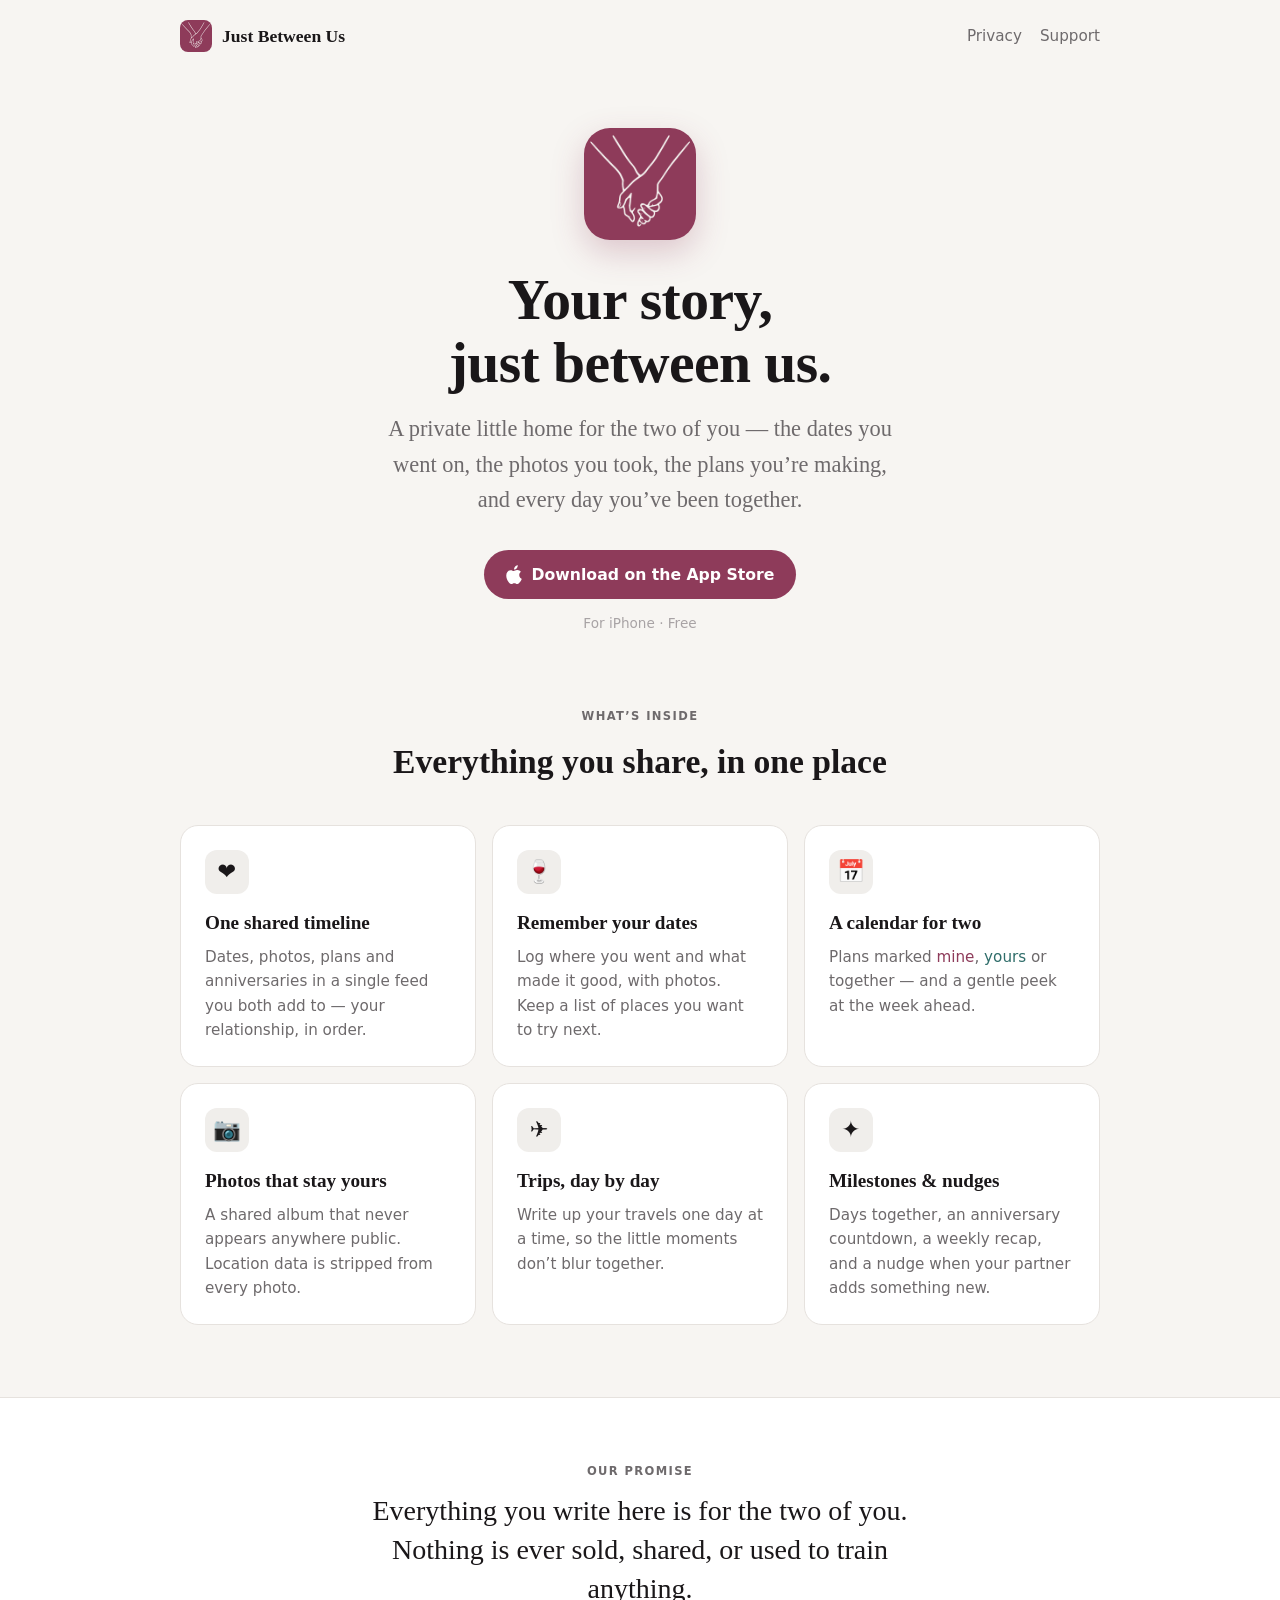
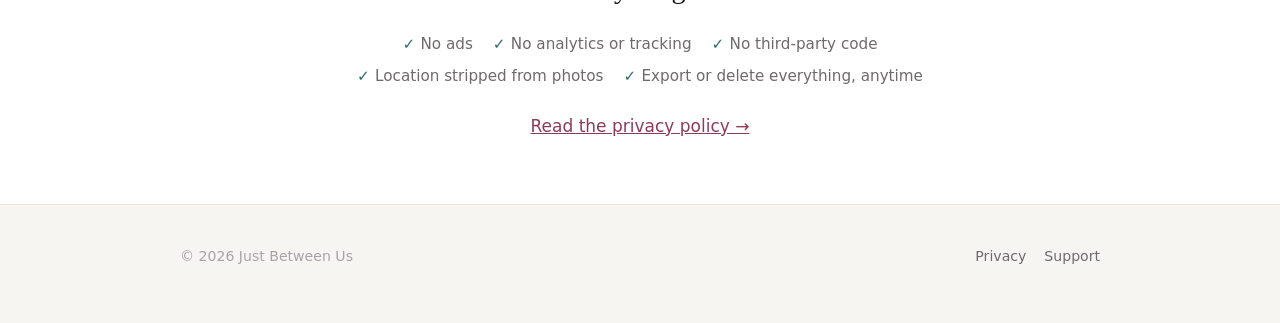
<file: index.html>
<!doctype html>
<html lang="en">
<head>
<meta charset="utf-8">
<meta name="viewport" content="width=device-width, initial-scale=1">
<title>Just Between Us — a private space for the two of you</title>
<meta name="description" content="Just Between Us is a private iPhone app for couples: your dates, photos, plans and milestones in one shared timeline that only the two of you can see.">
<meta name="theme-color" content="#8E3B5A">
<meta name="apple-itunes-app" content="app-id=6820863760">
<meta property="og:title" content="Just Between Us">
<meta property="og:description" content="A private space for the two of you — dates, photos, plans and milestones, shared only with each other.">
<meta property="og:image" content="https://its-just-between-us.com/assets/icon-512.png">
<meta property="og:url" content="https://its-just-between-us.com/">
<meta property="og:type" content="website">
<link rel="icon" type="image/png" href="/assets/favicon.png">
<link rel="apple-touch-icon" href="/assets/apple-touch-icon.png">
<link rel="stylesheet" href="/styles.css">
</head>
<body>

<header class="site-header">
  <div class="wrap">
    <a class="brand" href="/"><img src="/assets/favicon.png" alt="">Just Between Us</a>
    <nav>
      <a href="/privacy.html">Privacy</a>
      <a href="/support.html">Support</a>
    </nav>
  </div>
</header>

<main>
  <section class="hero">
    <div class="wrap">
      <img class="icon" src="/assets/icon-512.png" alt="Just Between Us app icon: two hands holding">
      <h1>Your story,<br>just between us.</h1>
      <p class="lede">A private little home for the two of you — the dates you went on, the photos you took,
        the plans you’re making, and every day you’ve been together.</p>
      <a class="badge" href="https://apps.apple.com/us/app/just-between-us/id6820863760">
        <svg aria-hidden="true" width="16" height="19" viewBox="0 0 814 1000" fill="currentColor"><path d="M788 341c-6 4-108 62-108 190 0 148 130 200 134 201-1 3-21 72-69 142-43 62-88 124-156 124s-86-40-165-40c-77 0-104 41-166 41s-106-58-156-128C44 789 0 668 0 553c0-184 120-282 238-282 63 0 115 41 155 41 38 0 97-44 168-44 27 0 124 3 188 73zM554 169c30-35 51-84 51-133 0-7-1-14-2-19-48 2-105 32-140 72-27 31-53 80-53 130 0 8 1 15 2 18 3 0 8 1 13 1 43 0 97-29 129-69z"/></svg>
        Download on the App Store
      </a>
      <small>For iPhone · Free</small>
    </div>
  </section>

  <section>
    <div class="wrap">
      <p class="section-label">What’s inside</p>
      <h2 class="section-title">Everything you share, in one place</h2>
      <div class="features">
        <div class="feature">
          <div class="glyph">❤︎</div>
          <h3>One shared timeline</h3>
          <p>Dates, photos, plans and anniversaries in a single feed you both add to — your relationship, in order.</p>
        </div>
        <div class="feature">
          <div class="glyph">🍷</div>
          <h3>Remember your dates</h3>
          <p>Log where you went and what made it good, with photos. Keep a list of places you want to try next.</p>
        </div>
        <div class="feature">
          <div class="glyph">📅</div>
          <h3>A calendar for two</h3>
          <p>Plans marked <span class="ink-1">mine</span>, <span class="ink-2">yours</span> or together —
            and a gentle peek at the week ahead.</p>
        </div>
        <div class="feature">
          <div class="glyph">📷</div>
          <h3>Photos that stay yours</h3>
          <p>A shared album that never appears anywhere public. Location data is stripped from every photo.</p>
        </div>
        <div class="feature">
          <div class="glyph">✈︎</div>
          <h3>Trips, day by day</h3>
          <p>Write up your travels one day at a time, so the little moments don’t blur together.</p>
        </div>
        <div class="feature">
          <div class="glyph">✦</div>
          <h3>Milestones &amp; nudges</h3>
          <p>Days together, an anniversary countdown, a weekly recap, and a nudge when your partner adds something new.</p>
        </div>
      </div>
    </div>
  </section>

  <section class="promise">
    <div class="wrap">
      <p class="section-label">Our promise</p>
      <blockquote>Everything you write here is for the two of you. Nothing is ever sold, shared, or used to train anything.</blockquote>
      <ul>
        <li>No ads</li>
        <li>No analytics or tracking</li>
        <li>No third-party code</li>
        <li>Location stripped from photos</li>
        <li>Export or delete everything, anytime</li>
      </ul>
      <a href="/privacy.html">Read the privacy policy →</a>
    </div>
  </section>
</main>

<footer class="site-footer">
  <div class="wrap">
    <span>© 2026 Just Between Us</span>
    <span><a href="/privacy.html">Privacy</a><a href="/support.html">Support</a></span>
  </div>
</footer>

</body>
</html>
</file>
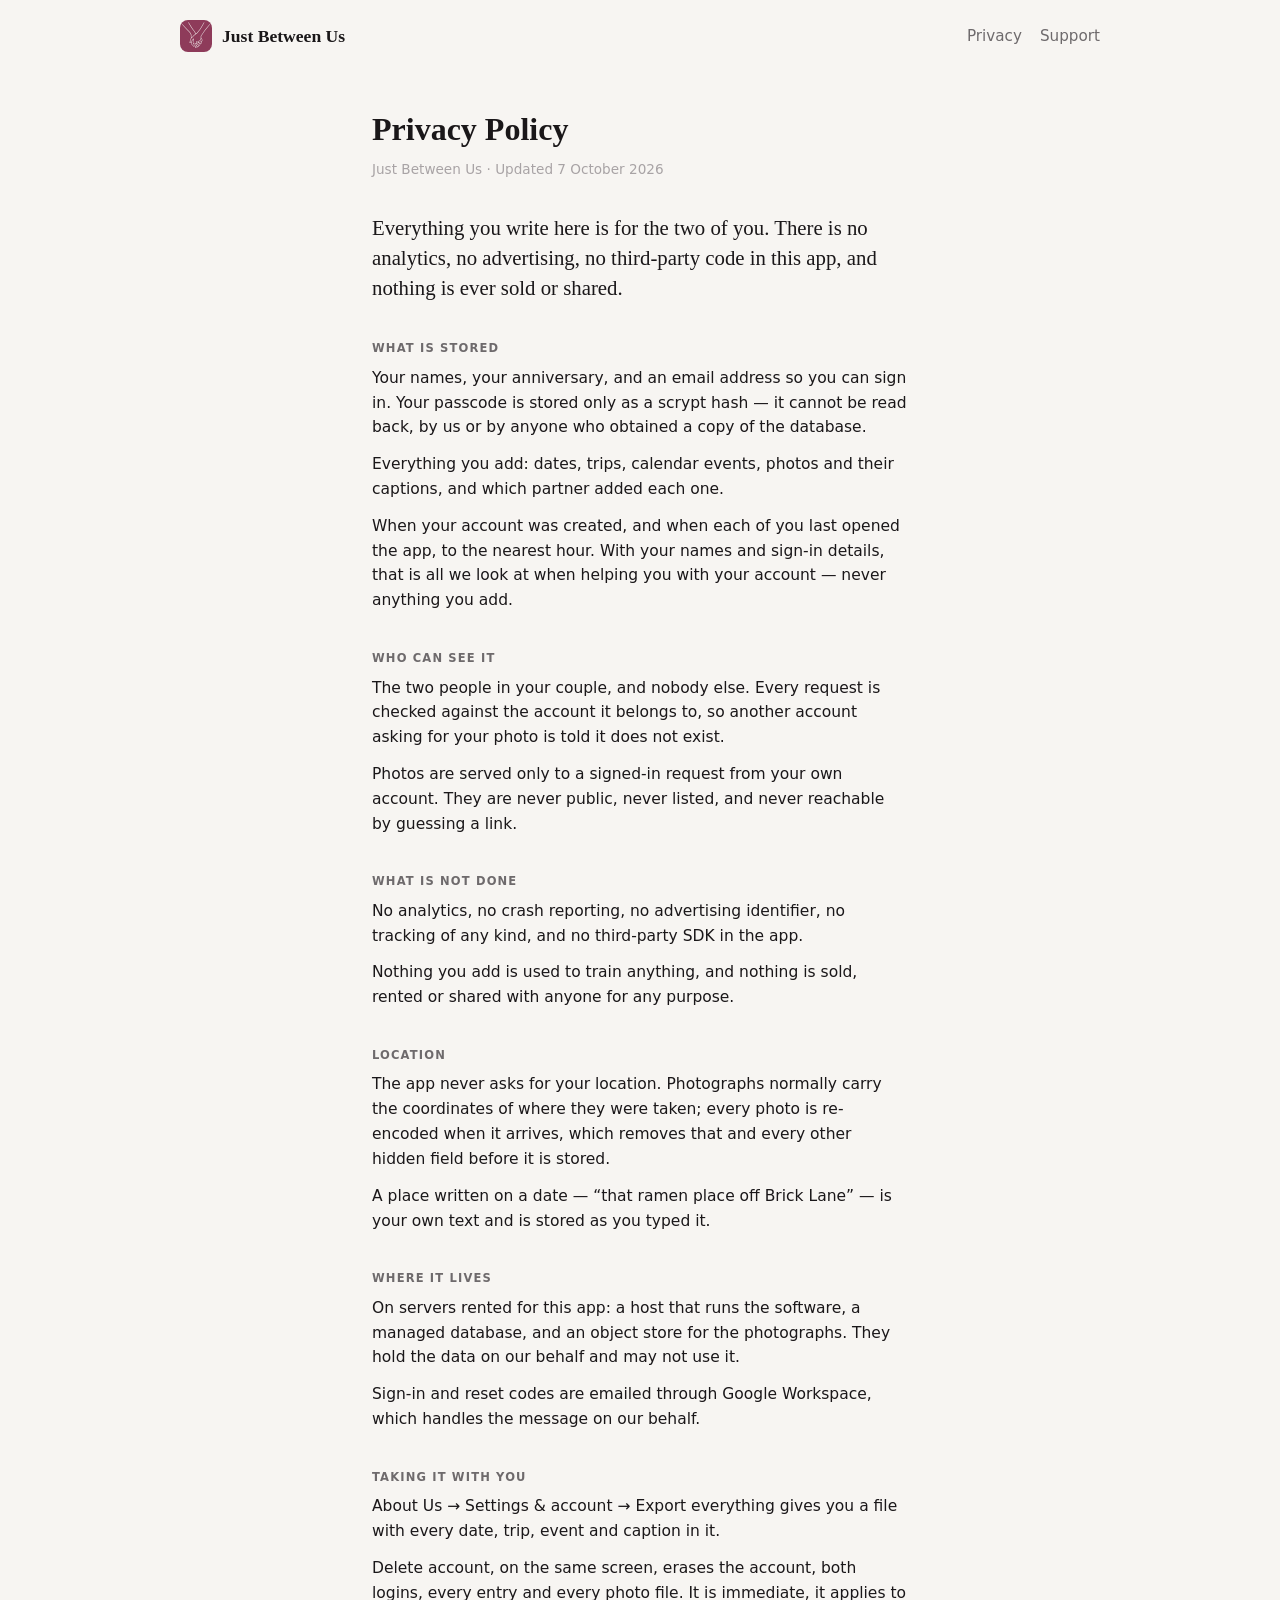
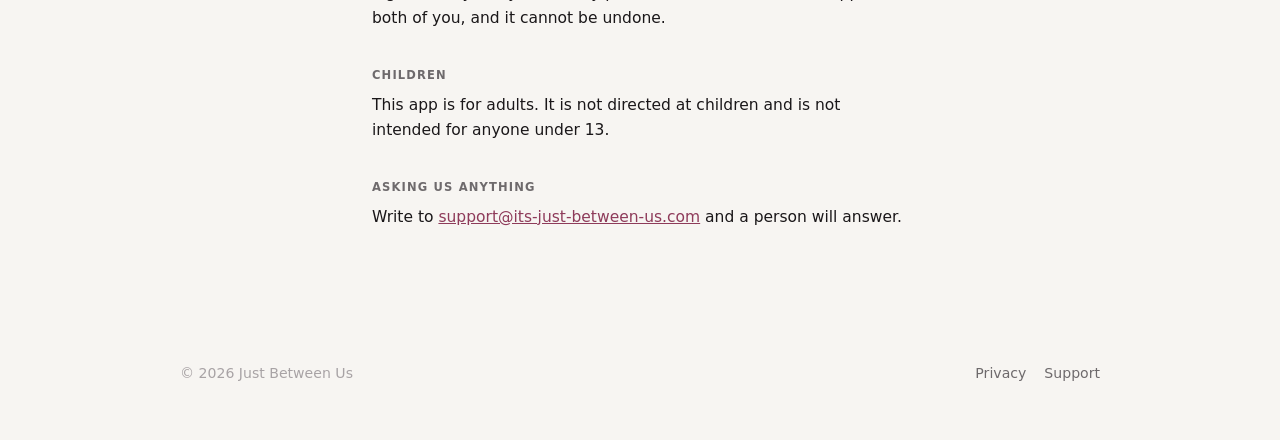
<file: privacy.html>
<!doctype html>
<html lang="en">
<head>
<meta charset="utf-8">
<meta name="viewport" content="width=device-width, initial-scale=1">
<title>Privacy Policy — Just Between Us</title>
<meta name="description" content="How Just Between Us handles your data: no ads, no analytics, no tracking, nothing sold or shared.">
<link rel="icon" type="image/png" href="/assets/favicon.png">
<link rel="apple-touch-icon" href="/assets/apple-touch-icon.png">
<link rel="stylesheet" href="/styles.css">
<!--
  The policy text below is copied from betweenus-api app/static/privacy.html and
  must stay word-for-word identical to it and to PrivacyPolicy in the iOS app
  (Sources/PrivacyPolicyView.swift). Change all three together.
-->
</head>
<body>

<header class="site-header">
  <div class="wrap">
    <a class="brand" href="/"><img src="/assets/favicon.png" alt="">Just Between Us</a>
    <nav>
      <a href="/privacy.html">Privacy</a>
      <a href="/support.html">Support</a>
    </nav>
  </div>
</header>

<main class="doc">
  <div class="wrap narrow">
    <h1>Privacy Policy</h1>
    <p class="updated">Just Between Us · Updated 7 October 2026</p>

    <p class="summary">Everything you write here is for the two of you. There is no
    analytics, no advertising, no third-party code in this app, and nothing is ever
    sold or shared.</p>

    <h2>What is stored</h2>
    <p>Your names, your anniversary, and an email address so you can
    sign in. Your passcode is stored only as a scrypt hash — it cannot be read back,
    by us or by anyone who obtained a copy of the database.</p>
    <p>Everything you add: dates, trips, calendar events, photos and their captions,
    and which partner added each one.</p>
    <p>When your account was created, and when each of you last opened the app, to the
    nearest hour. With your names and sign-in details, that is all we look at when
    helping you with your account — never anything you add.</p>

    <h2>Who can see it</h2>
    <p>The two people in your couple, and nobody else. Every request is checked
    against the account it belongs to, so another account asking for your photo is
    told it does not exist.</p>
    <p>Photos are served only to a signed-in request from your own account. They are
    never public, never listed, and never reachable by guessing a link.</p>

    <h2>What is not done</h2>
    <p>No analytics, no crash reporting, no advertising identifier, no tracking of
    any kind, and no third-party SDK in the app.</p>
    <p>Nothing you add is used to train anything, and nothing is sold, rented or
    shared with anyone for any purpose.</p>

    <h2>Location</h2>
    <p>The app never asks for your location. Photographs normally carry the
    coordinates of where they were taken; every photo is re-encoded when it arrives,
    which removes that and every other hidden field before it is stored.</p>
    <p>A place written on a date — “that ramen place off Brick Lane” — is your own
    text and is stored as you typed it.</p>

    <h2>Where it lives</h2>
    <p>On servers rented for this app: a host that runs the software, a managed
    database, and an object store for the photographs. They hold the data on our
    behalf and may not use it.</p>
    <p>Sign-in and reset codes are emailed through Google Workspace, which
    handles the message on our behalf.</p>

    <h2>Taking it with you</h2>
    <p>About Us → Settings &amp; account → Export everything gives you a file with
    every date, trip, event and caption in it.</p>
    <p>Delete account, on the same screen, erases the account, both logins, every
    entry and every photo file. It is immediate, it applies to both of you, and it
    cannot be undone.</p>

    <h2>Children</h2>
    <p>This app is for adults. It is not directed at children and is not intended
    for anyone under 13.</p>

    <h2>Asking us anything</h2>
    <p>Write to <a href="mailto:support@its-just-between-us.com">support@its-just-between-us.com</a> and a person will answer.</p>
  </div>
</main>

<footer class="site-footer">
  <div class="wrap">
    <span>© 2026 Just Between Us</span>
    <span><a href="/privacy.html">Privacy</a><a href="/support.html">Support</a></span>
  </div>
</footer>

</body>
</html>
</file>
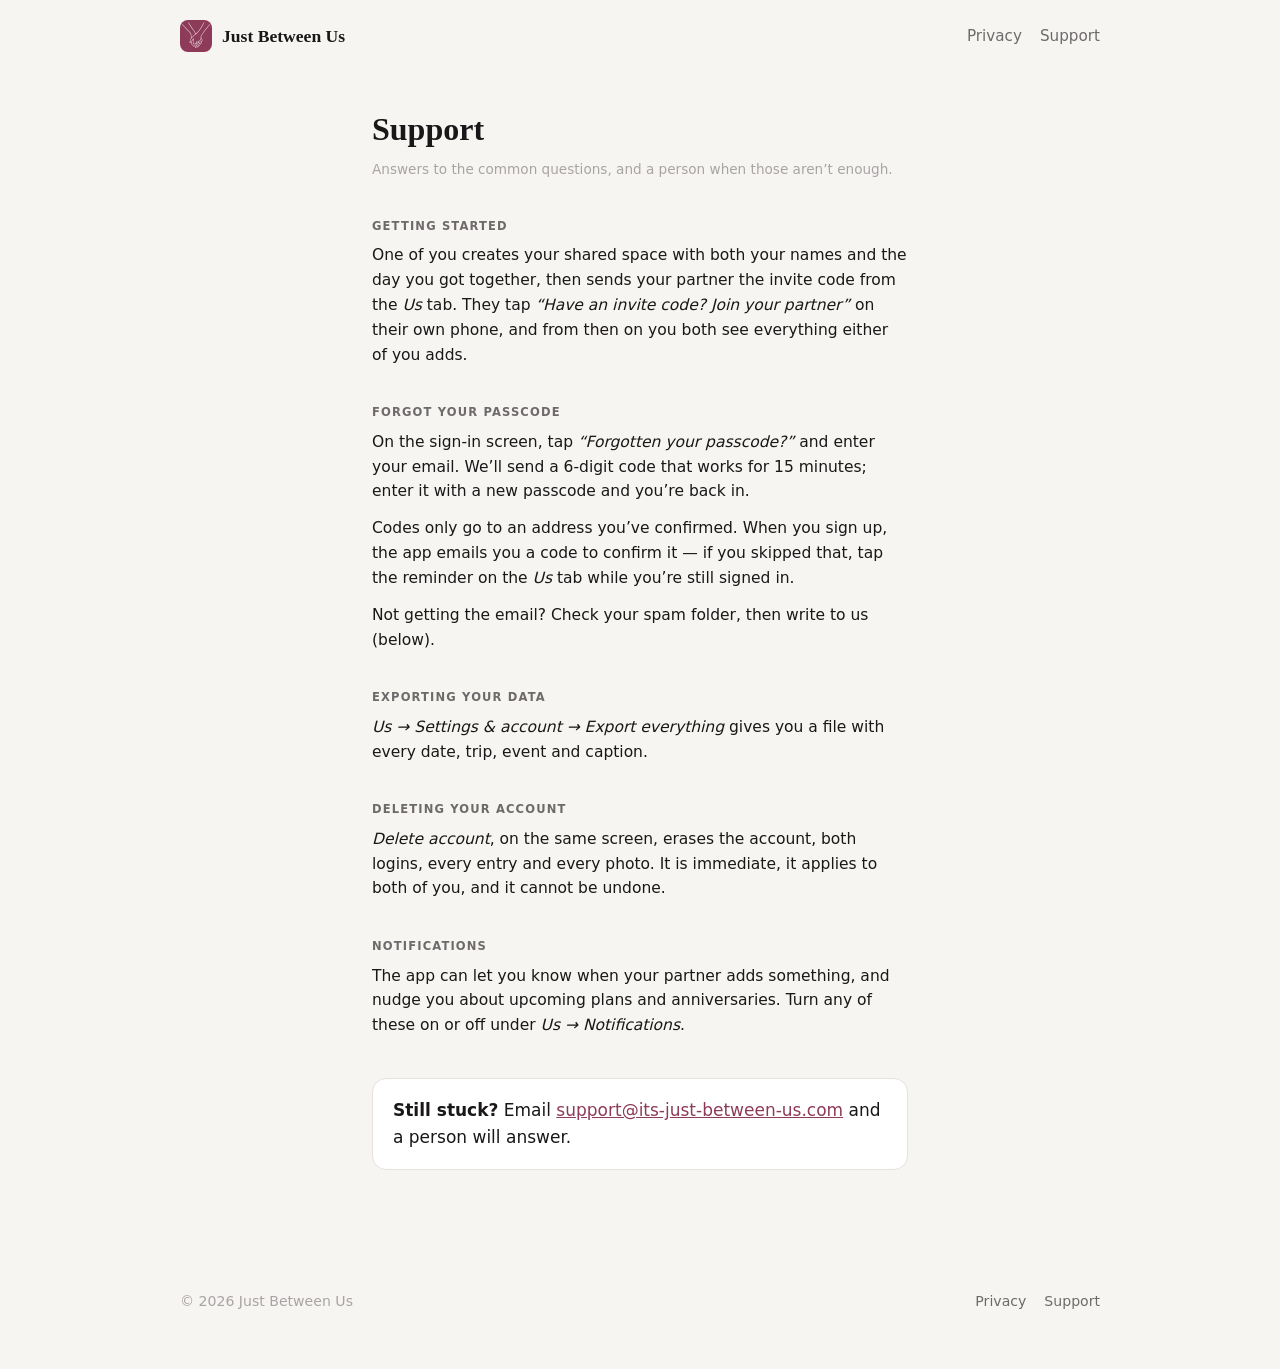
<file: support.html>
<!doctype html>
<html lang="en">
<head>
<meta charset="utf-8">
<meta name="viewport" content="width=device-width, initial-scale=1">
<title>Support — Just Between Us</title>
<meta name="description" content="Help with the Just Between Us app: signing in, recovery codes, exporting and deleting your data, and how to reach us.">
<link rel="icon" type="image/png" href="/assets/favicon.png">
<link rel="apple-touch-icon" href="/assets/apple-touch-icon.png">
<link rel="stylesheet" href="/styles.css">
</head>
<body>

<header class="site-header">
  <div class="wrap">
    <a class="brand" href="/"><img src="/assets/favicon.png" alt="">Just Between Us</a>
    <nav>
      <a href="/privacy.html">Privacy</a>
      <a href="/support.html">Support</a>
    </nav>
  </div>
</header>

<main class="doc">
  <div class="wrap narrow">
    <h1>Support</h1>
    <p class="updated">Answers to the common questions, and a person when those aren’t enough.</p>

    <h2>Getting started</h2>
    <p>One of you creates your shared space with both your names and the day you got together, then sends
      your partner the invite code from the <em>Us</em> tab. They tap <em>“Have an invite code? Join your partner”</em>
      on their own phone, and from then on you both see everything either of you adds.</p>

    <h2>Forgot your passcode</h2>
    <p>On the sign-in screen, tap <em>“Forgotten your passcode?”</em> and enter your email. We’ll send a
      6-digit code that works for 15 minutes; enter it with a new passcode and you’re back in.</p>
    <p>Codes only go to an address you’ve confirmed. When you sign up, the app emails you a code to
      confirm it — if you skipped that, tap the reminder on the <em>Us</em> tab while you’re still signed in.</p>
    <p>Not getting the email? Check your spam folder, then write to us (below).</p>

    <h2>Exporting your data</h2>
    <p><em>Us → Settings &amp; account → Export everything</em> gives you a file with every date, trip, event and caption.</p>

    <h2>Deleting your account</h2>
    <p><em>Delete account</em>, on the same screen, erases the account, both logins, every entry and every photo.
      It is immediate, it applies to both of you, and it cannot be undone.</p>

    <h2>Notifications</h2>
    <p>The app can let you know when your partner adds something, and nudge you about upcoming plans and
      anniversaries. Turn any of these on or off under <em>Us → Notifications</em>.</p>

    <div class="contact">
      <strong>Still stuck?</strong> Email
      <a href="mailto:support@its-just-between-us.com">support@its-just-between-us.com</a>
      and a person will answer.
    </div>
  </div>
</main>

<footer class="site-footer">
  <div class="wrap">
    <span>© 2026 Just Between Us</span>
    <span><a href="/privacy.html">Privacy</a><a href="/support.html">Support</a></span>
  </div>
</footer>

</body>
</html>
</file>
<file: styles.css>
/* Palette mirrors betweenus-ios Sources/Theme.swift so the site and the app
   feel like one thing. Keep them in step. */
:root {
  color-scheme: light dark;
  --shell: #F7F5F2;
  --card: #FFFFFF;
  --ink: #1A1719;
  --mauve: #6E6A6C;
  --faint: #A8A3A5;
  --wine: #8E3B5A;
  --teal: #2F6D6A;
  --gold: #A8792A;
  --blush: #F0EEEB;
  --hairline: #E6E2DE;
  --serif: ui-serif, "New York", Georgia, serif;
  --sans: ui-sans-serif, -apple-system, system-ui, "Segoe UI", sans-serif;
}
@media (prefers-color-scheme: dark) {
  :root {
    --shell: #131214;
    --card: #1D1B1F;
    --ink: #F4F1EE;
    --mauve: #A8A2A6;
    --faint: #6B6569;
    --wine: #D9789A;
    --teal: #6FB3AE;
    --gold: #D9AE55;
    --blush: #242226;
    --hairline: #2C292E;
  }
}

* { box-sizing: border-box; }
html { -webkit-text-size-adjust: 100%; }
body {
  margin: 0;
  background: var(--shell);
  color: var(--ink);
  font: 17px/1.6 var(--sans);
}
a { color: var(--wine); }
img { max-width: 100%; display: block; }

.wrap { max-width: 60rem; margin: 0 auto; padding: 0 20px; }
.narrow { max-width: 36rem; }

/* Header */
.site-header { padding: 20px 0; }
.site-header .wrap { display: flex; align-items: center; justify-content: space-between; gap: 16px; }
.brand { display: flex; align-items: center; gap: 10px; color: var(--ink); text-decoration: none;
  font-family: var(--serif); font-weight: 600; font-size: 1.1rem; }
.brand img { width: 32px; height: 32px; border-radius: 8px; }
.site-header nav { display: flex; gap: 18px; font-size: 0.95rem; }
.site-header nav a { color: var(--mauve); text-decoration: none; }
.site-header nav a:hover { color: var(--ink); }

/* Hero */
.hero { padding: 56px 0 72px; text-align: center; }
.hero .icon { width: 112px; height: 112px; border-radius: 26px; margin: 0 auto 28px;
  box-shadow: 0 12px 32px rgba(142, 59, 90, 0.25); }
.hero h1 { font-family: var(--serif); font-size: clamp(2.3rem, 7vw, 3.6rem); line-height: 1.1;
  margin: 0 0 16px; letter-spacing: -0.01em; }
.hero p.lede { font-family: var(--serif); font-size: clamp(1.15rem, 3vw, 1.4rem); color: var(--mauve);
  max-width: 32rem; margin: 0 auto 32px; }
.badge { display: inline-flex; align-items: center; gap: 10px; padding: 12px 22px; border-radius: 999px;
  background: var(--wine); color: #fff; text-decoration: none; font-weight: 600; font-size: 0.98rem; }
.badge.soon { background: transparent; color: var(--wine); border: 1.5px solid var(--wine); cursor: default; }
.hero small { display: block; margin-top: 14px; color: var(--faint); font-size: 0.85rem; }

/* Features */
.section-label { font-size: 0.72rem; letter-spacing: 0.12em; text-transform: uppercase; color: var(--mauve);
  font-weight: 600; text-align: center; margin: 0 0 10px; }
.section-title { font-family: var(--serif); font-size: clamp(1.6rem, 4vw, 2.1rem); text-align: center; margin: 0 0 36px; }
.features { display: grid; grid-template-columns: repeat(auto-fit, minmax(16rem, 1fr)); gap: 16px; padding-bottom: 72px; }
.feature { background: var(--card); border: 1px solid var(--hairline); border-radius: 18px; padding: 24px; }
.feature .glyph { font-size: 1.4rem; width: 44px; height: 44px; border-radius: 12px; background: var(--blush);
  display: grid; place-items: center; margin-bottom: 14px; }
.feature h3 { font-family: var(--serif); font-size: 1.2rem; margin: 0 0 6px; }
.feature p { margin: 0; color: var(--mauve); font-size: 0.95rem; }
.ink-1 { color: var(--wine); }
.ink-2 { color: var(--teal); }

/* Privacy band */
.promise { background: var(--card); border-top: 1px solid var(--hairline); border-bottom: 1px solid var(--hairline);
  padding: 64px 0; text-align: center; }
.promise blockquote { font-family: var(--serif); font-size: clamp(1.3rem, 3.4vw, 1.75rem); line-height: 1.4;
  margin: 0 auto 24px; max-width: 38rem; }
.promise ul { list-style: none; padding: 0; margin: 0 auto 24px; display: flex; flex-wrap: wrap; justify-content: center;
  gap: 8px 20px; color: var(--mauve); font-size: 0.95rem; max-width: 40rem; }
.promise li::before { content: "✓ "; color: var(--teal); font-weight: 700; }

/* Footer */
.site-footer { padding: 40px 0 56px; color: var(--faint); font-size: 0.88rem; }
.site-footer .wrap { display: flex; flex-wrap: wrap; justify-content: space-between; gap: 12px; }
.site-footer a { color: var(--mauve); text-decoration: none; margin-left: 18px; }
.site-footer a:first-child { margin-left: 0; }

/* Long-form pages (privacy, support) */
.doc { padding: 32px 0 80px; }
.doc h1 { font-family: var(--serif); font-size: 2rem; margin: 0 0 4px; }
.doc .updated { color: var(--faint); font-size: 0.85rem; margin-bottom: 32px; }
.doc .summary { font-family: var(--serif); font-size: 1.3rem; line-height: 1.45; }
.doc h2 { font-size: 0.72rem; letter-spacing: 0.1em; text-transform: uppercase; color: var(--mauve);
  margin: 36px 0 8px; font-weight: 600; }
.doc p, .doc li { font-size: 0.97rem; }
.doc p { margin: 0 0 12px; }
.doc .contact { background: var(--card); border: 1px solid var(--hairline); border-radius: 14px; padding: 18px 20px; margin-top: 40px; }

@media (max-width: 30rem) {
  .site-header nav { gap: 14px; font-size: 0.9rem; }
  .site-footer a { margin-left: 0; margin-right: 16px; }
}
</file>
